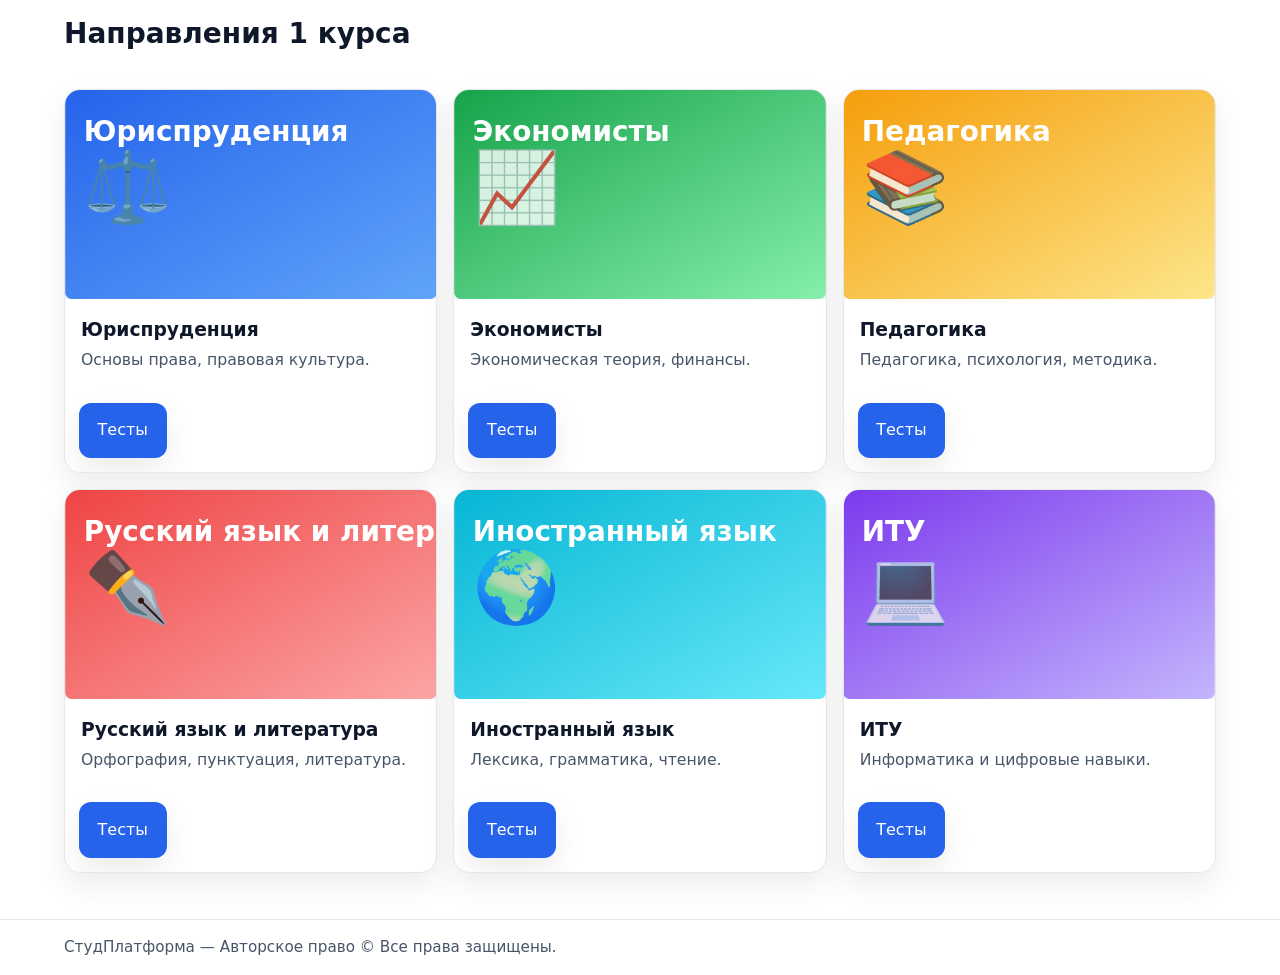
<file: index.html>
<!doctype html>
<html lang="ru">
<head>
  <meta charset="utf-8" />
  <meta name="viewport" content="width=device-width, initial-scale=1" />
  <title>СтудПлатформа</title>
  <link rel="stylesheet" href="assets/css/style.css" />
</head>
<body>
<!-- 
  <header>
    <div class="container nav">
      <div class="brand"><div class="logo"></div><span>СтудПлатформа</span></div>
      <input type="checkbox" id="nav-toggle" />
      <label class="burger" for="nav-toggle" aria-label="Меню" role="button" tabindex="0">
        <span></span><span></span><span></span>
      </label>
      <nav class="menu">
        <a href="index.html">Главная</a>
        <a href="register.html">Регистрация</a>
        <a href="groups/index.html">Тесты по группам</a>
        <a href="admin.html">Для администратора</a>
      </nav>
    </div>
  </header> -->
<!-- <section class="hero">
  <div class="container hero-wrap">
    <div>
      <span class="badge">Без JavaScript • Адаптив</span>
      <h1>Регистрация по группам и переход к тестам</h1>
      <p class="lead">Простая и надёжная версия: только HTML и CSS. Тесты вынесены во внешние Google Forms, результаты — в Google Sheets. Изображения добавлены для каждого направления.</p>
      <div style="margin-top:12px;display:flex;gap:8px;flex-wrap:wrap">
        <a class="btn" href="register.html">Зарегистрироваться</a>
        <a class="btn outline" href="groups/index.html">Перейти к тестам</a>
      </div>
    </div>
    <div class="panel">
      <h2>Как это работает</h2>
      <ol style="padding-left:1.2rem;color:#334155;margin-top:6px">
        <li>Студент заполняет форму регистрации (Google Form или обычную HTML-форму).</li>
        <li>Переходит на страницу своей группы/направления и открывает тесты.</li>
        <li>Администратор смотрит результаты в Google Sheets (Ответы форм).</li>
      </ol>
    </div>
  </div>
</section> -->

<main class="container">
  <h2>Направления 1 курса</h2>
  <div class="grid tracks">
    <article class="card">
      <div class="cover"><img src="assets/img/tracks/law.svg" alt="Юриспруденция" loading="lazy"></div>
      <div class="body"><h3>Юриспруденция</h3><p>Основы права, правовая культура.</p></div>
      <div class="actions"><a class="btn" href="groups/law.html">Тесты</a></div>
    </article>
    <article class="card">
      <div class="cover"><img src="assets/img/tracks/econ.svg" alt="Экономисты" loading="lazy"></div>
      <div class="body"><h3>Экономисты</h3><p>Экономическая теория, финансы.</p></div>
      <div class="actions"><a class="btn" href="groups/econ.html">Тесты</a></div>
    </article>
    <article class="card">
      <div class="cover"><img src="assets/img/tracks/ped.svg" alt="Педагогика" loading="lazy"></div>
      <div class="body"><h3>Педагогика</h3><p>Педагогика, психология, методика.</p></div>
      <div class="actions"><a class="btn" href="groups/ped.html">Тесты</a></div>
    </article>
    <article class="card">
      <div class="cover"><img src="assets/img/tracks/rul.svg" alt="Русский язык и литература" loading="lazy"></div>
      <div class="body"><h3>Русский язык и литература</h3><p>Орфография, пунктуация, литература.</p></div>
      <div class="actions"><a class="btn" href="groups/rul.html">Тесты</a></div>
    </article>
    <article class="card">
      <div class="cover"><img src="assets/img/tracks/lang.svg" alt="Иностранный язык" loading="lazy"></div>
      <div class="body"><h3>Иностранный язык</h3><p>Лексика, грамматика, чтение.</p></div>
      <div class="actions"><a class="btn" href="groups/lang.html">Тесты</a></div>
    </article>
    <article class="card">
      <div class="cover"><img src="assets/img/tracks/itu.svg" alt="ИТУ" loading="lazy"></div>
      <div class="body"><h3>ИТУ</h3><p>Информатика и цифровые навыки.</p></div>
      <div class="actions"><a class="btn" href="groups/itu.html">Тесты</a></div>
    </article>
  </div>
</main>

<footer><div class="container">СтудПлатформа — Авторское право © Все права защищены.</div></footer>
</body>
</html>
</file>
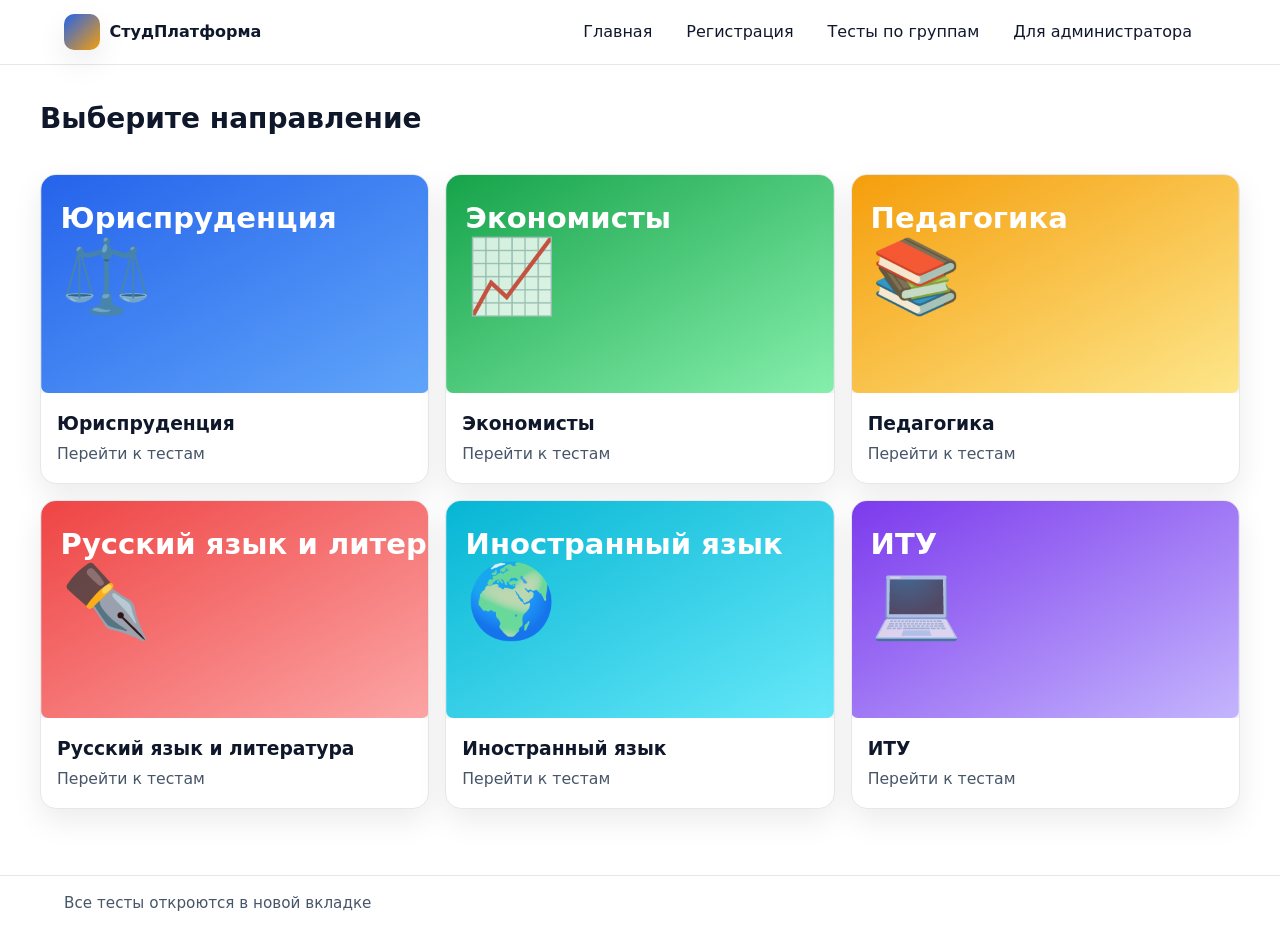
<file: groups/index.html>
<!doctype html>
<html lang="ru">
<head>
  <meta charset="utf-8" />
  <meta name="viewport" content="width=device-width, initial-scale=1" />
  <title>Тесты по группам — без JS</title>
  <link rel="stylesheet" href="../assets/css/style.css" />
</head>
<body>

  <header>
    <div class="container nav">
      <div class="brand"><div class="logo"></div><span>СтудПлатформа</span></div>
      <input type="checkbox" id="nav-toggle" />
      <label class="burger" for="nav-toggle" aria-label="Меню" role="button" tabindex="0">
        <span></span><span></span><span></span>
      </label>
      <nav class="menu">
        <a href="../index.html">Главная</a>
        <a href="../register.html">Регистрация</a>
        <a href="../groups/index.html">Тесты по группам</a>
        <a href="../admin.html">Для администратора</a>
      </nav>
    </div>
  </header>
<main class="container" style="padding:20px 0">
  <h2>Выберите направление</h2>
  <div class="grid tracks">
    <a class="card" href="law.html">
      <div class="cover"><img src="../assets/img/tracks/law.svg" alt="Юриспруденция" loading="lazy"></div>
      <div class="body"><h3>Юриспруденция</h3><p>Перейти к тестам</p></div>
    </a>
    <a class="card" href="econ.html">
      <div class="cover"><img src="../assets/img/tracks/econ.svg" alt="Экономисты" loading="lazy"></div>
      <div class="body"><h3>Экономисты</h3><p>Перейти к тестам</p></div>
    </a>
    <a class="card" href="ped.html">
      <div class="cover"><img src="../assets/img/tracks/ped.svg" alt="Педагогика" loading="lazy"></div>
      <div class="body"><h3>Педагогика</h3><p>Перейти к тестам</p></div>
    </a>
    <a class="card" href="rul.html">
      <div class="cover"><img src="../assets/img/tracks/rul.svg" alt="Русский язык и литература" loading="lazy"></div>
      <div class="body"><h3>Русский язык и литература</h3><p>Перейти к тестам</p></div>
    </a>
    <a class="card" href="lang.html">
      <div class="cover"><img src="../assets/img/tracks/lang.svg" alt="Иностранный язык" loading="lazy"></div>
      <div class="body"><h3>Иностранный язык</h3><p>Перейти к тестам</p></div>
    </a>
    <a class="card" href="itu.html">
      <div class="cover"><img src="../assets/img/tracks/itu.svg" alt="ИТУ" loading="lazy"></div>
      <div class="body"><h3>ИТУ</h3><p>Перейти к тестам</p></div>
    </a>
  </div>
</main>
<footer><div class="container">Все тесты откроются в новой вкладке</div></footer>
</body>
</html>
</file>
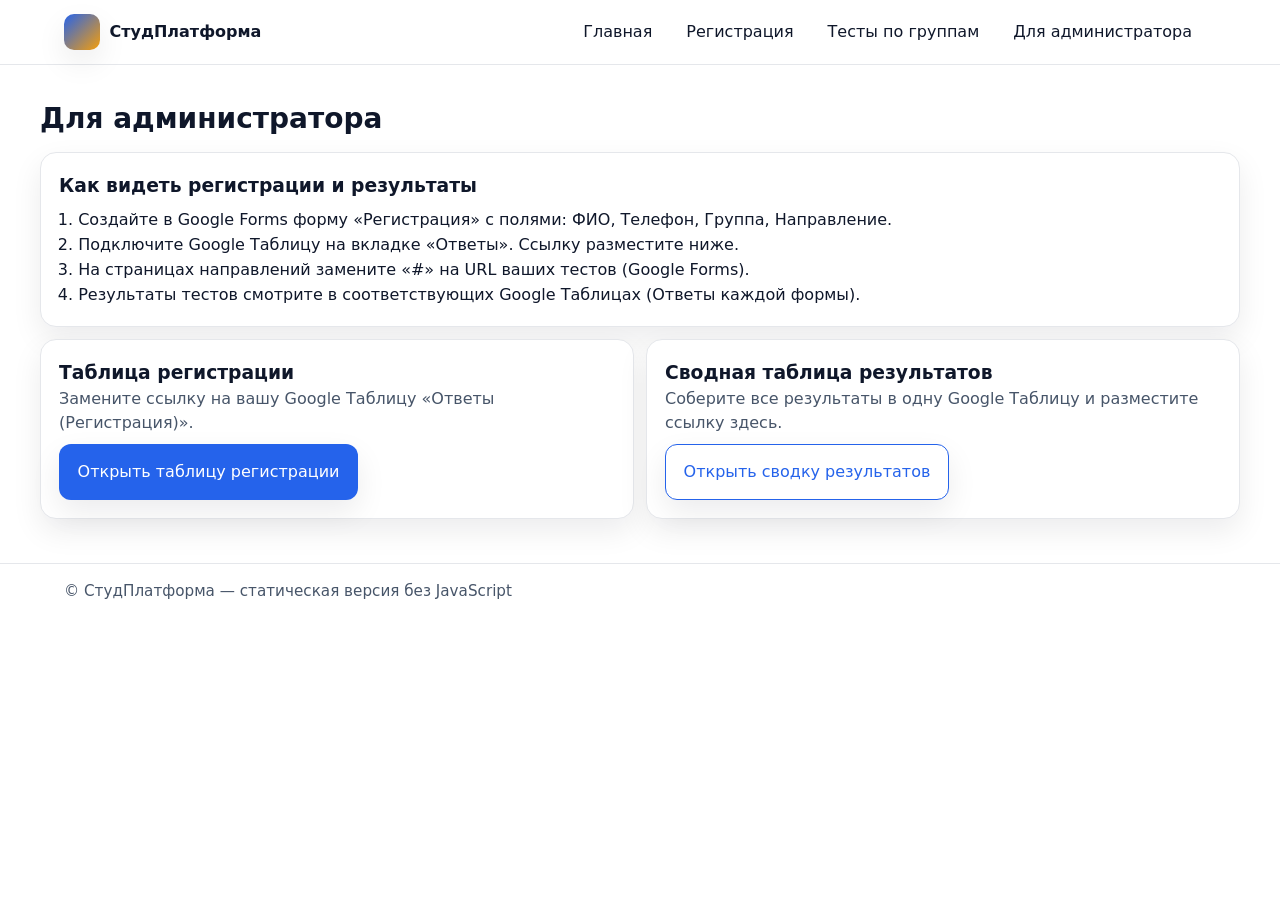
<file: admin.html>
<!doctype html>
<html lang="ru">
<head>
  <meta charset="utf-8" />
  <meta name="viewport" content="width=device-width, initial-scale=1" />
  <title>Администрирование — без JS</title>
  <link rel="stylesheet" href="assets/css/style.css" />
</head>
<body>
  <header>
    <div class="container nav">
      <div class="brand"><div class="logo"></div><span>СтудПлатформа</span></div>
      <input type="checkbox" id="nav-toggle" />
      <label class="burger" for="nav-toggle" aria-label="Меню"><span></span><span></span><span></span></label>
      <nav class="menu">
        <a href="index.html">Главная</a>
        <a href="register.html">Регистрация</a>
        <a href="groups/index.html">Тесты по группам</a>
        <a href="admin.html">Для администратора</a>
      </nav>
    </div>
  </header>
  <main class="container" style="padding:20px 0">
    <h2>Для администратора</h2>
    <div class="box" style="margin-bottom:12px">
      <h3>Как видеть регистрации и результаты</h3>
      <ol style="padding-left:1.2rem;margin-top:.5rem">
        <li>Создайте в Google Forms форму «Регистрация» с полями: ФИО, Телефон, Группа, Направление.</li>
        <li>Подключите Google Таблицу на вкладке «Ответы». Ссылку разместите ниже.</li>
        <li>На страницах направлений замените «#» на URL ваших тестов (Google Forms).</li>
        <li>Результаты тестов смотрите в соответствующих Google Таблицах (Ответы каждой формы).</li>
      </ol>
    </div>
    <div class="grid" style="grid-template-columns:1fr 1fr;gap:12px">
      <div class="box">
        <h3>Таблица регистрации</h3>
        <p class="muted">Замените ссылку на вашу Google Таблицу «Ответы (Регистрация)».</p>
        <p style="margin-top:8px"><a class="btn" href="#" target="_blank" rel="noopener">Открыть таблицу регистрации</a></p>
      </div>
      <div class="box">
        <h3>Сводная таблица результатов</h3>
        <p class="muted">Соберите все результаты в одну Google Таблицу и разместите ссылку здесь.</p>
        <p style="margin-top:8px"><a class="btn outline" href="#" target="_blank" rel="noopener">Открыть сводку результатов</a></p>
      </div>
    </div>
  </main>
  <footer><div class="container">© СтудПлатформа — статическая версия без JavaScript</div></footer>
</body>
</html>
</file>
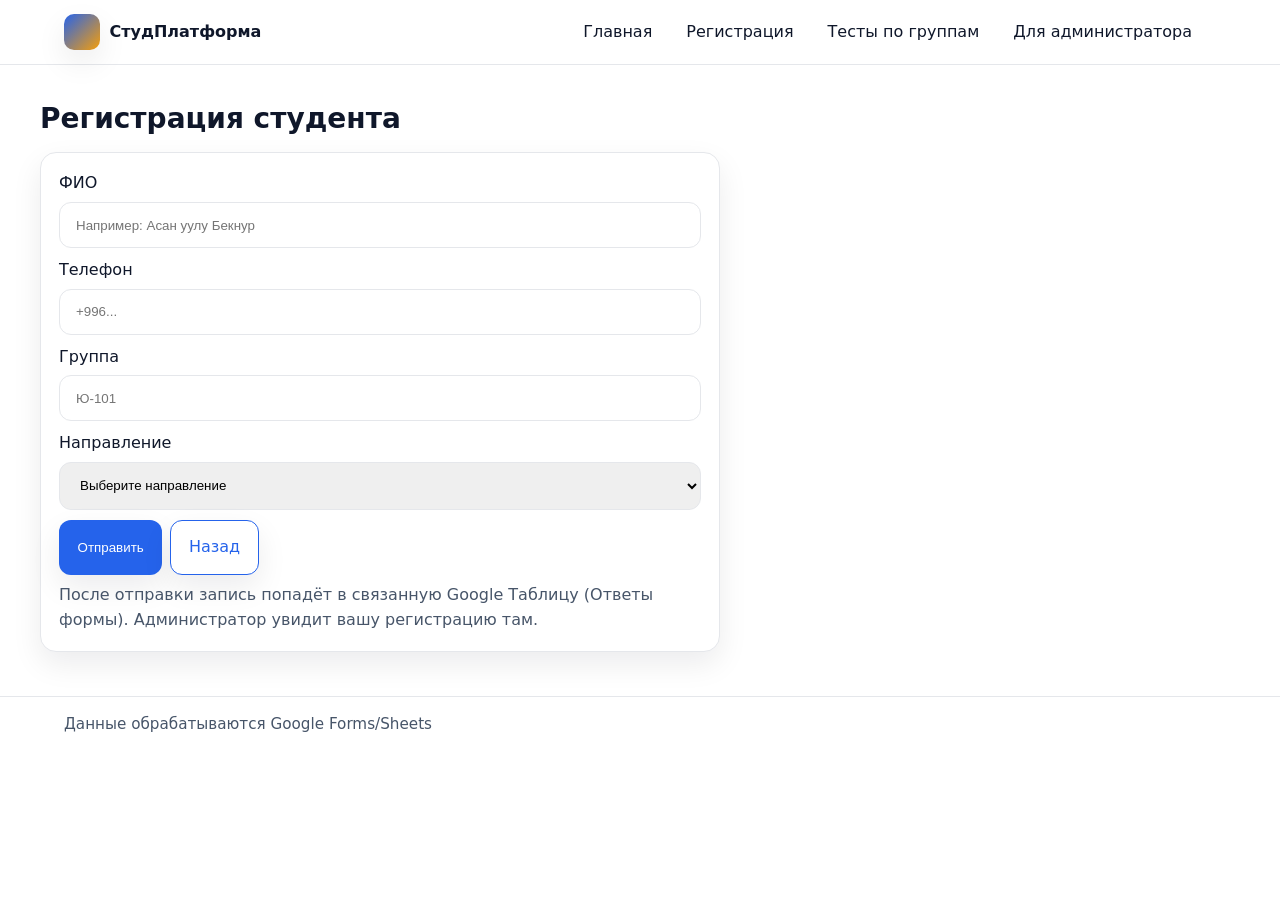
<file: register.html>
<!doctype html>
<html lang="ru">
<head>
  <meta charset="utf-8" />
  <meta name="viewport" content="width=device-width, initial-scale=1" />
  <title>Регистрация — без JavaScript</title>
  <link rel="stylesheet" href="assets/css/style.css" />
</head>
<body>

  <header>
    <div class="container nav">
      <div class="brand"><div class="logo"></div><span>СтудПлатформа</span></div>
      <input type="checkbox" id="nav-toggle" />
      <label class="burger" for="nav-toggle" aria-label="Меню" role="button" tabindex="0">
        <span></span><span></span><span></span>
      </label>
      <nav class="menu">
        <a href="index.html">Главная</a>
        <a href="register.html">Регистрация</a>
        <a href="groups/index.html">Тесты по группам</a>
        <a href="admin.html">Для администратора</a>
      </nav>
    </div>
  </header>
<main class="container" style="padding:20px 0">
  <h2>Регистрация студента</h2>
  <div class="box" style="max-width:680px">
    <!-- Замените action на адрес вашей Google Формы (формат: .../formResponse) и name="entry.XXXXXX" на реальные ID -->
    <form method="post" action="https://docs.google.com/forms/d/e/YOUR_REG_FORM_ID/formResponse" target="_blank">
      <div class="field"><label>ФИО</label>
        <input name="entry.111111" placeholder="Например: Асан уулу Бекнур" required>
      </div>
      <div class="field"><label>Телефон</label>
        <input name="entry.222222" placeholder="+996..." required>
      </div>
      <div class="field"><label>Группа</label>
        <input name="entry.333333" placeholder="Ю-101" required>
      </div>
      <div class="field"><label>Направление</label>
        <select name="entry.444444" required>
          <option value="" selected disabled>Выберите направление</option>
          <option>Юриспруденция</option><option>Экономисты</option><option>Педагогика</option>
          <option>Русский язык и литература</option><option>Иностранный язык</option><option>ИТУ</option>
        </select>
      </div>
      <div style="display:flex;gap:8px;flex-wrap:wrap">
        <button class="btn" type="submit">Отправить</button>
        <a class="btn outline" href="index.html">Назад</a>
      </div>
      <p class="muted" style="margin-top:8px">
        После отправки запись попадёт в связанную Google Таблицу (Ответы формы). Администратор увидит вашу регистрацию там.
      </p>
    </form>
  </div>
</main>
<footer><div class="container">Данные обрабатываются Google Forms/Sheets</div></footer>
</body>
</html>
</file>
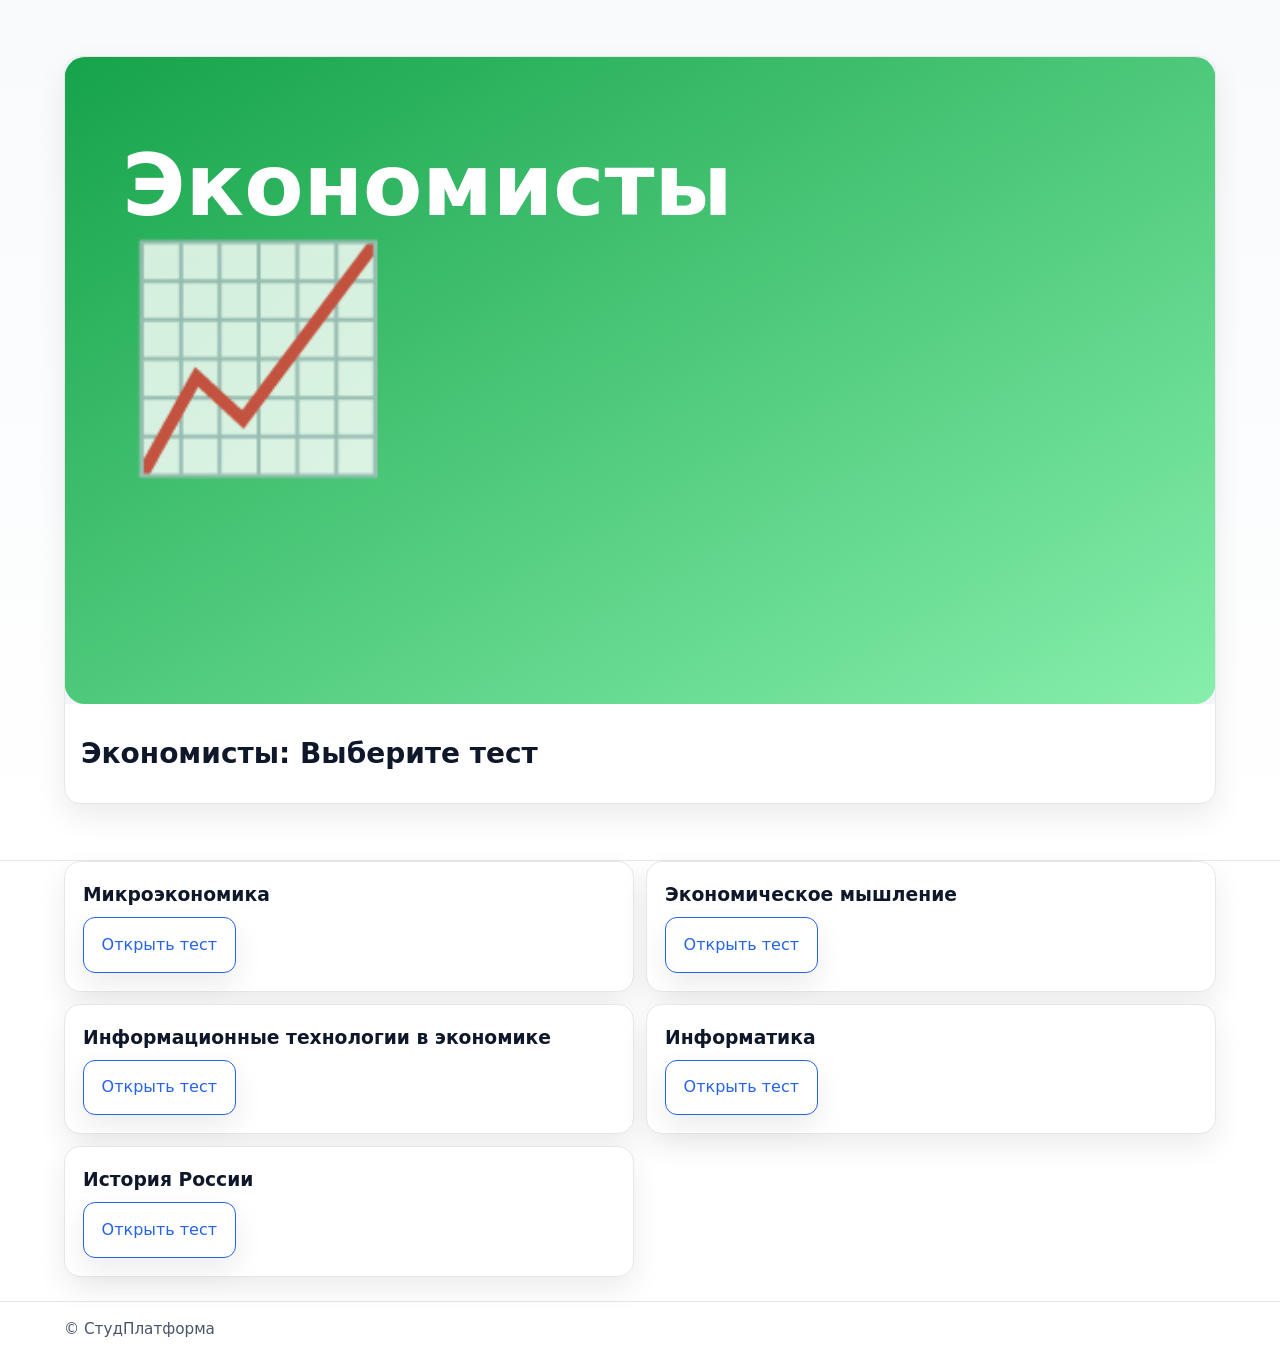
<file: groups/econ.html>
<!doctype html>
<html lang="ru">
<head>
  <meta charset="utf-8" />
  <meta name="viewport" content="width=device-width, initial-scale=1" />
  <title>Экономисты — тесты</title>
  <link rel="stylesheet" href="../assets/css/style.css" />
</head>
<body>
<!-- 
  <header>
    <div class="container nav">
      <div class="brand"><div class="logo"></div><span>СтудПлатформа</span></div>
      <input type="checkbox" id="nav-toggle" />
      <label class="burger" for="nav-toggle" aria-label="Меню" role="button" tabindex="0">
        <span></span><span></span><span></span>
      </label>
      <nav class="menu">
        <a href="../index.html">Главная</a>
        <a href="../register.html">Регистрация</a>
        <a href="../groups/index.html">Тесты по группам</a>
        <a href="../admin.html">Для администратора</a>
      </nav>
    </div>
  </header>-->
<section class="hero">
  <div class="container">
    <div class="card" style="display:block">
      <div class="cover"><img src="../assets/img/tracks/econ.svg" alt="Экономисты" loading="lazy"></div>
       <div class="body"><h2>Экономисты: Выберите тест</h2><!--<p class="muted">Вставьте свои Google Forms ссылки вместо «#».</p> --></div>
    </div>
  </div>
</section> 
<main class="container">
  <div class="grid" style="grid-template-columns:1fr 1fr;gap:12px">
    <div class="box">
      <h3 style="margin-bottom:8px">Микроэкономика</h3>
      <a class="btn outline" href="https://forms.gle/WP7BbRo6cDavdeyC7" target="_blank" rel="noopener">Открыть тест</a>
    </div>
   <div class="box">
      <h3 style="margin-bottom:8px">Экономическое мышление</h3>
      <a class="btn outline" href="https://forms.gle/TxxDwVYwA6aDwHHK6" target="_blank" rel="noopener">Открыть тест</a>
    </div> 
    <div class="box">
      <h3 style="margin-bottom:8px">Информационные технологии в экономике</h3>
      <a class="btn outline" href="https://forms.gle/ttex43GbceNUugku5" target="_blank" rel="noopener">Открыть тест</a>
    </div> 
    <div class="box">
      <h3 style="margin-bottom:8px">Информатика</h3>
      <a class="btn outline" href="https://forms.gle/1UEVo9ken3haAUWNA" target="_blank" rel="noopener">Открыть тест</a>
    </div> 
    <div class="box">
      <h3 style="margin-bottom:8px">История России</h3>
      <a class="btn outline" href="https://forms.gle/U4dgR9y1eWA2hwsi9" target="_blank" rel="noopener">Открыть тест</a>
    </div> 
  </div>
</main>
<footer><div class="container">© СтудПлатформа</div></footer>
</body>
</html>
</file>
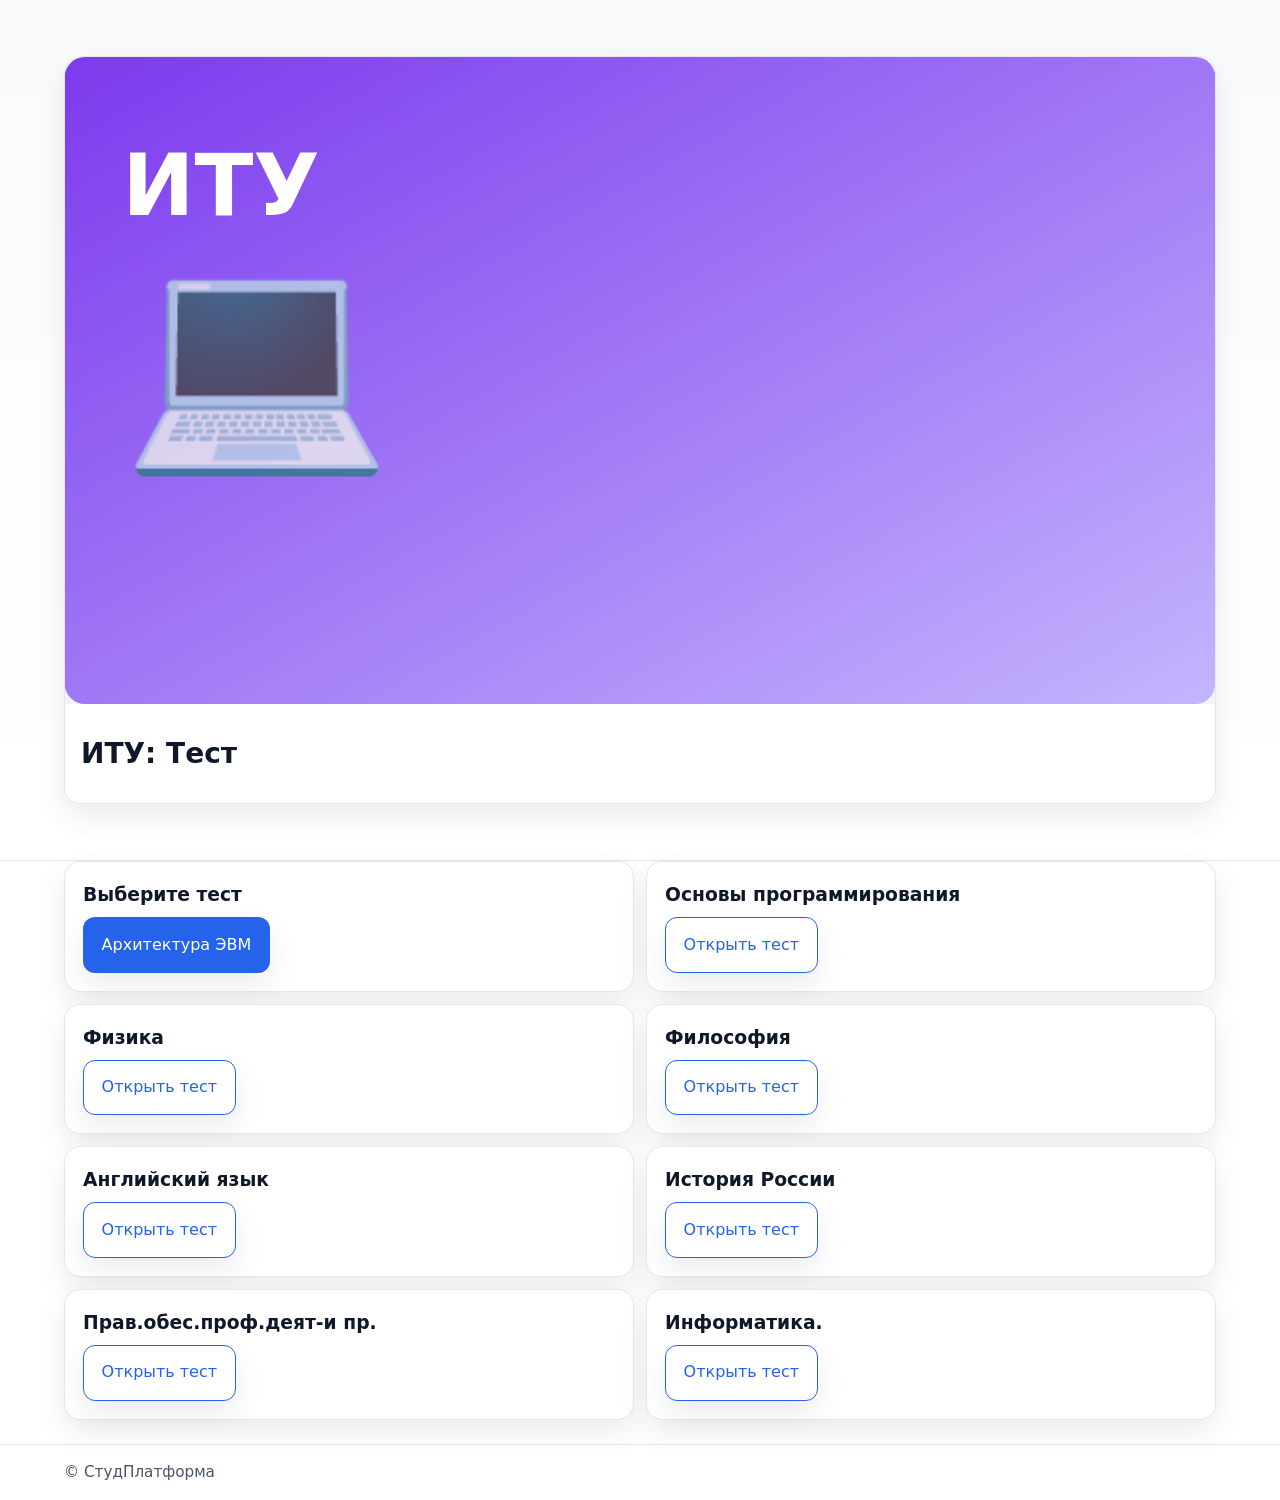
<file: groups/itu.html>
<!doctype html>
<html lang="ru">
<head>
  <meta charset="utf-8" />
  <meta name="viewport" content="width=device-width, initial-scale=1" />
  <title>ИТУ — тесты (без JS)</title>
  <link rel="stylesheet" href="../assets/css/style.css" />
</head>
<body>

  <!-- <header>
    <div class="container nav">
      <div class="brand"><div class="logo"></div><span>СтудПлатформа</span></div>
      <input type="checkbox" id="nav-toggle" />
      <label class="burger" for="nav-toggle" aria-label="Меню" role="button" tabindex="0">
        <span></span><span></span><span></span>
      </label>
      <nav class="menu">
        <a href="../index.html">Главная</a>
        <a href="../register.html">Регистрация</a>
        <a href="../groups/index.html">Тесты по группам</a>
        <a href="../admin.html">Для администратора</a>
      </nav>
    </div>
  </header> -->
<section class="hero">
  <div class="container">
    <div class="card" style="display:block">
      <div class="cover"><img src="../assets/img/tracks/itu.svg" alt="ИТУ" loading="lazy"></div>
      <div class="body"><h2>ИТУ: Тест</h2><!-- <p class="muted">Вставьте свои Google Forms ссылки вместо «#».</p> --></div> 
    </div>
  </div>
</section>
<main class="container">
  <div class="grid" style="grid-template-columns:1fr 1fr;gap:12px">
    <div class="box">
      <h3 style="margin-bottom:8px">Выберите тест</h3>
      <a class="btn" href="https://forms.gle/e1M7k1mpLBy5Nztf9" target="_blank" rel="noopener">Архитектура ЭВМ</a>
    </div>
    <div class="box">
      <h3 style="margin-bottom:8px">Основы программирования</h3>
      <a class="btn outline" href="https://forms.gle/hLqPqQJwFMTKEnWV6" target="_blank" rel="noopener">Открыть тест</a>
    </div> 
    <div class="box">
      <h3 style="margin-bottom:8px">Физика</h3>
      <a class="btn outline" href="https://forms.gle/ZTgTsVGEnX1vCT5CA" target="_blank" rel="noopener">Открыть тест</a>
    </div> 
    <div class="box">
      <h3 style="margin-bottom:8px">Философия</h3>
      <a class="btn outline" href="https://forms.gle/PxLJWtCjyS59gadA6" target="_blank" rel="noopener">Открыть тест</a>
    </div>
    <div class="box">
      <h3 style="margin-bottom:8px">⁠Английский язык</h3>
      <a class="btn outline" href="https://forms.gle/jC7iL6rfq6AZ9Y4aA" target="_blank" rel="noopener">Открыть тест</a>
    </div>
    <div class="box">
      <h3 style="margin-bottom:8px">История России</h3>
      <a class="btn outline" href="https://forms.gle/uA2EoVaWG8xGnJ4y5" target="_blank" rel="noopener">Открыть тест</a>
    </div>
    <div class="box">
      <h3 style="margin-bottom:8px">Прав.обес.проф.деят-и пр.</h3>
      <a class="btn outline" href="https://forms.gle/fSoQdTKAhKShHGDS7" target="_blank" rel="noopener">Открыть тест</a>
    </div>
    <div class="box">
      <h3 style="margin-bottom:8px">Информатика.</h3>
      <a class="btn outline" href="https://forms.gle/2W7CFs471mQQYVii9" target="_blank" rel="noopener">Открыть тест</a>
    </div>
  </div>
</main>
<footer><div class="container">© СтудПлатформа</div></footer>
</body>
</html>
</file>
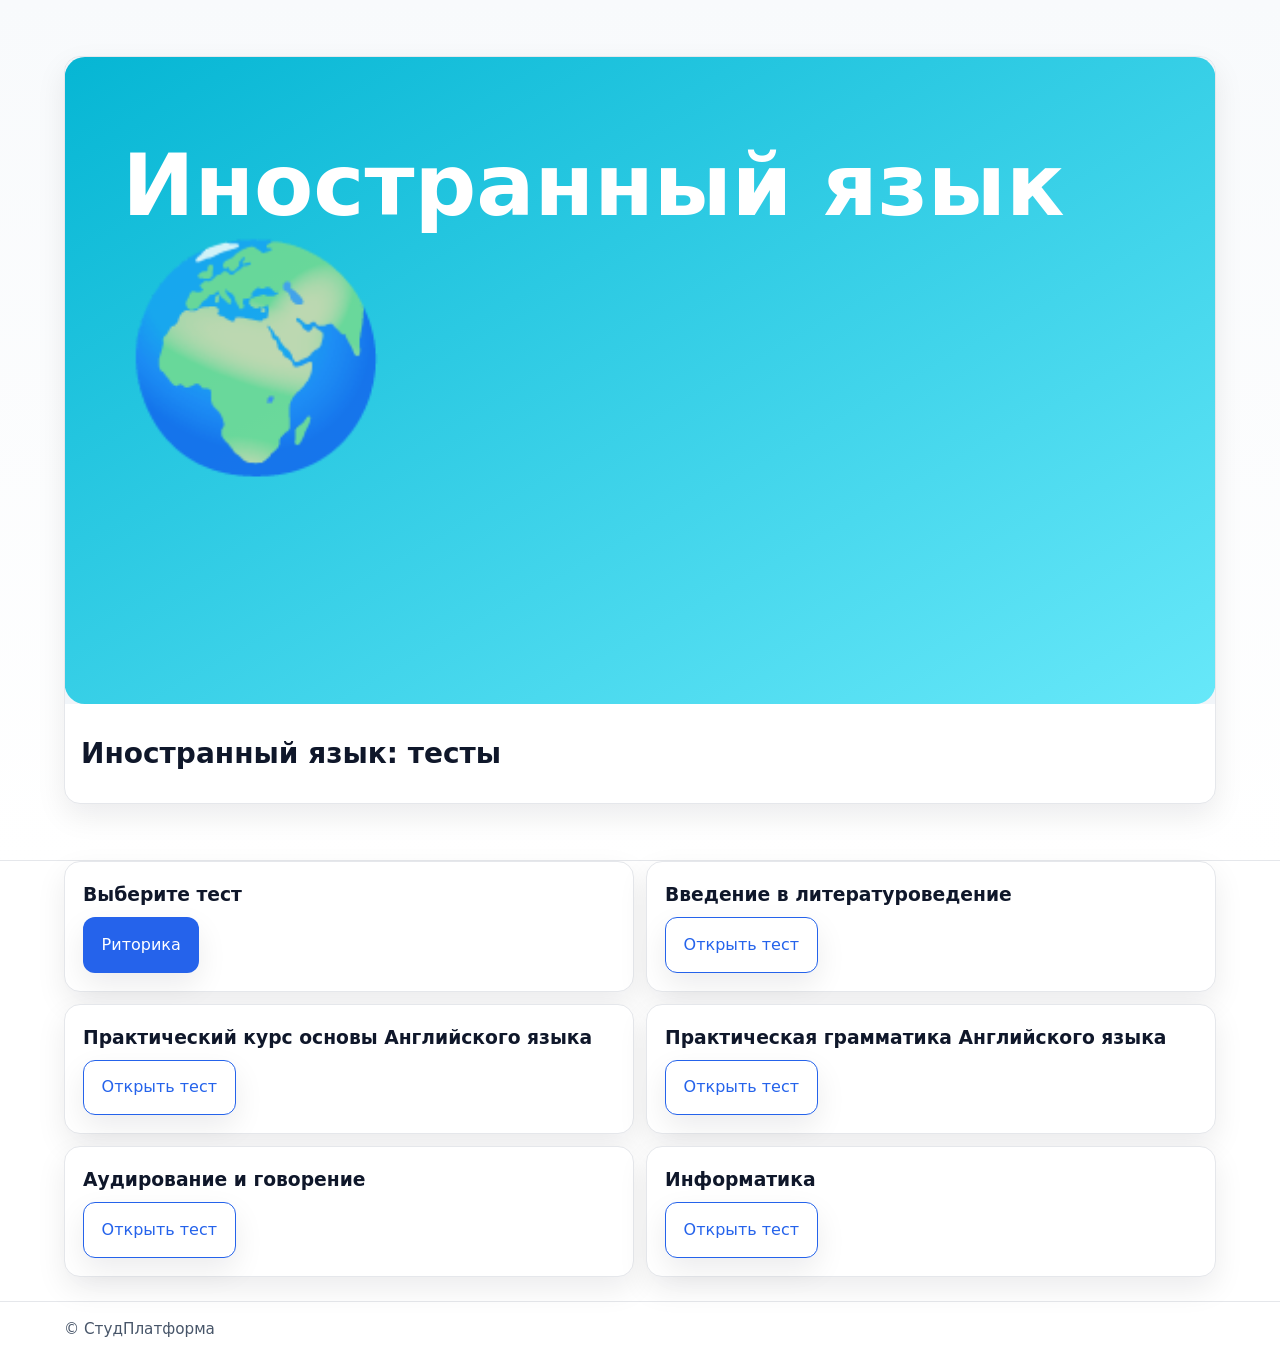
<file: groups/lang.html>
<!doctype html>
<html lang="ru">
<head>
  <meta charset="utf-8" />
  <meta name="viewport" content="width=device-width, initial-scale=1" />
  <title>Иностранный язык — тесты (без JS)</title>
  <link rel="stylesheet" href="../assets/css/style.css" />
</head>
<body>
<!-- 
  <header>
    <div class="container nav">
      <div class="brand"><div class="logo"></div><span>СтудПлатформа</span></div>
      <input type="checkbox" id="nav-toggle" />
      <label class="burger" for="nav-toggle" aria-label="Меню" role="button" tabindex="0">
        <span></span><span></span><span></span>
      </label>
      <nav class="menu">
        <a href="../index.html">Главная</a>
        <a href="../register.html">Регистрация</a>
        <a href="../groups/index.html">Тесты по группам</a>
        <a href="../admin.html">Для администратора</a>
      </nav>
    </div>
  </header> -->
<section class="hero">
  <div class="container">
    <div class="card" style="display:block">
      <div class="cover"><img src="../assets/img/tracks/lang.svg" alt="Иностранный язык" loading="lazy"></div>
     <div class="body"><h2>Иностранный язык: тесты</h2> <!-- <p class="muted">Вставьте свои Google Forms ссылки вместо «#».</p> --></div>
    </div>
  </div>
</section>
<main class="container">
  <div class="grid" style="grid-template-columns:1fr 1fr;gap:12px">
    <div class="box">
      <h3 style="margin-bottom:8px">Выберите тест</h3>
      <a class="btn" href="https://forms.gle/UaHX6CK65oQSqK7x7" target="_blank" rel="noopener">Риторика</a>
    </div> 
    <div class="box">
      <h3 style="margin-bottom:8px">Введение в литературоведение </h3>
      <a class="btn outline" href="https://forms.gle/ypu5diDHmFCcCBbx8" target="_blank" rel="noopener">Открыть тест</a>
    </div>
    <div class="box">
      <h3 style="margin-bottom:8px">Практический курс основы Английского языка</h3>
      <a class="btn outline" href="https://forms.gle/u4KNsttSAXbRYpjG8" target="_blank" rel="noopener">Открыть тест</a>
    </div>
    <div class="box">
      <h3 style="margin-bottom:8px">Практическая грамматика Английского языка</h3>
      <a class="btn outline" href="https://forms.gle/oBnz4YMCEh4u33Kr5" target="_blank" rel="noopener">Открыть тест</a>
    </div>
    <div class="box">
      <h3 style="margin-bottom:8px">Аудирование и говорение</h3>
      <a class="btn outline" href="https://forms.gle/h63exTRqNGdpAiZv7" target="_blank" rel="noopener">Открыть тест</a>
    </div>
    <div class="box">
      <h3 style="margin-bottom:8px">Информатика</h3>
      <a class="btn outline" href="https://forms.gle/XgqKAQAf3mky4GP67" target="_blank" rel="noopener">Открыть тест</a>
    </div>
  </div>
</main>
<footer><div class="container">© СтудПлатформа</div></footer>
</body>
</html>
</file>
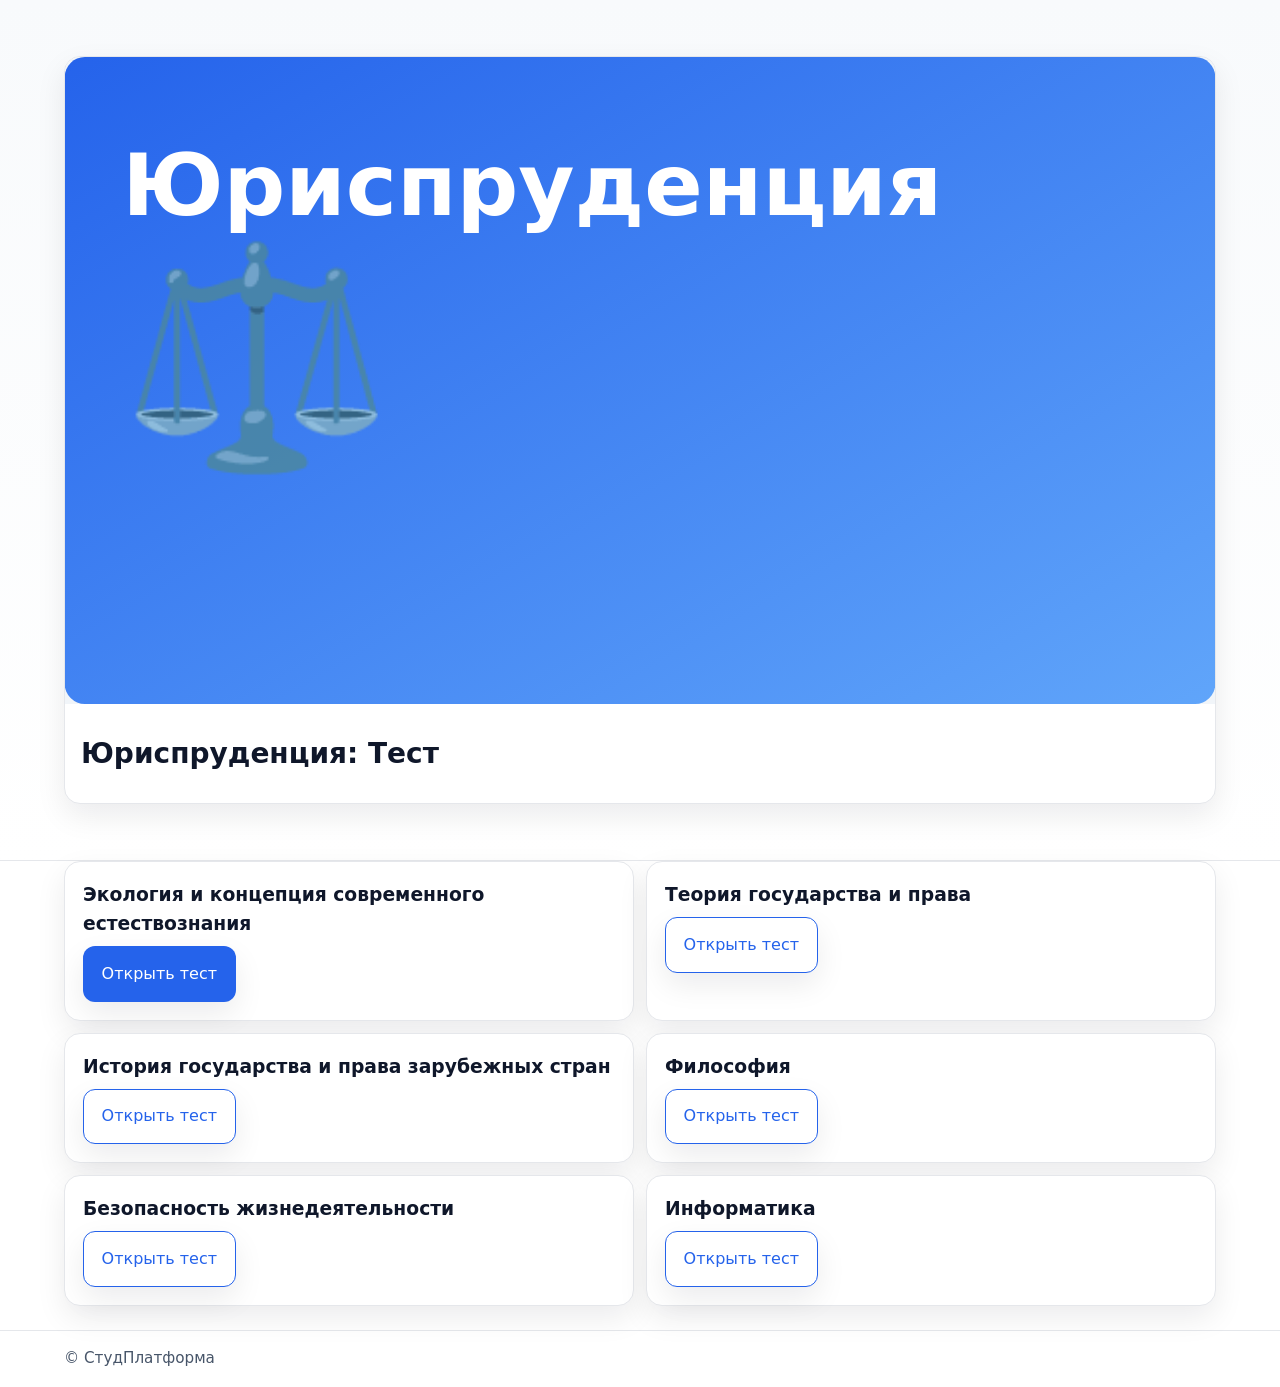
<file: groups/law.html>
<!doctype html>
<html lang="ru">
<head>
  <meta charset="utf-8" />
  <meta name="viewport" content="width=device-width, initial-scale=1" />
  <title>Юриспруденция — тесты (без JS)</title>
  <link rel="stylesheet" href="../assets/css/style.css" />
</head>
<body>
<!-- 
  <header>
    <div class="container nav">
      <div class="brand"><div class="logo"></div><span>СтудПлатформа</span></div>
      <input type="checkbox" id="nav-toggle" />
      <label class="burger" for="nav-toggle" aria-label="Меню" role="button" tabindex="0">
        <span></span><span></span><span></span>
      </label>
      <nav class="menu">
        <a href="../index.html">Главная</a>
        <a href="../register.html">Регистрация</a>
        <a href="../groups/index.html">Тесты по группам</a>
        <a href="../admin.html">Для администратора</a>
      </nav>
    </div>
  </header> -->
<section class="hero">
  <div class="container">
    <div class="card" style="display:block">
      <div class="cover"><img src="../assets/img/tracks/law.svg" alt="Юриспруденция" loading="lazy"></div>
       <div class="body"><h2>Юриспруденция: Тест</h2><!--<p class="muted">Вставьте свои Google Forms ссылки вместо «#».</p>--></div> 
    </div>
  </div>
</section>
<main class="container">
  <div class="grid" style="grid-template-columns:1fr 1fr;gap:12px">
    <div class="box">
      <h3 style="margin-bottom:8px">Экология и концепция современного естествознания</h3>
      <a class="btn" href="https://forms.gle/V7yvXBzF8aryqNvk9" target="_blank" rel="noopener">Открыть тест</a>
    </div>
    <div class="box">
      <h3 style="margin-bottom:8px">Теория государства и права</h3>
      <a class="btn outline" href="https://forms.gle/NwoSMm3iB8WF3Xh68" target="_blank" rel="noopener">Открыть тест</a>
    </div> 
    <div class="box">
      <h3 style="margin-bottom:8px">История государства и права зарубежных стран</h3>
      <a class="btn outline" href="https://forms.gle/12isQZgyq76CUbwQ9" target="_blank" rel="noopener">Открыть тест</a>
    </div>
   <div class="box">
      <h3 style="margin-bottom:8px">Философия</h3>
      <a class="btn outline" href="https://forms.gle/aJtToeugh6sL8GoN7" target="_blank" rel="noopener">Открыть тест</a>
    </div>
    <div class="box">
      <h3 style="margin-bottom:8px">Безопасность жизнедеятельности</h3>
      <a class="btn outline" href="https://forms.gle/Nf5EZtRyxdwZmAcS7" target="_blank" rel="noopener">Открыть тест</a>
    </div>
    <div class="box">
      <h3 style="margin-bottom:8px">Информатика</h3>
      <a class="btn outline" href="https://forms.gle/5dHW2YBmJ9yptbrZ6" target="_blank" rel="noopener">Открыть тест</a>
    </div>
  </div>
</main>
<footer><div class="container">© СтудПлатформа</div></footer>
</body>
</html>
</file>
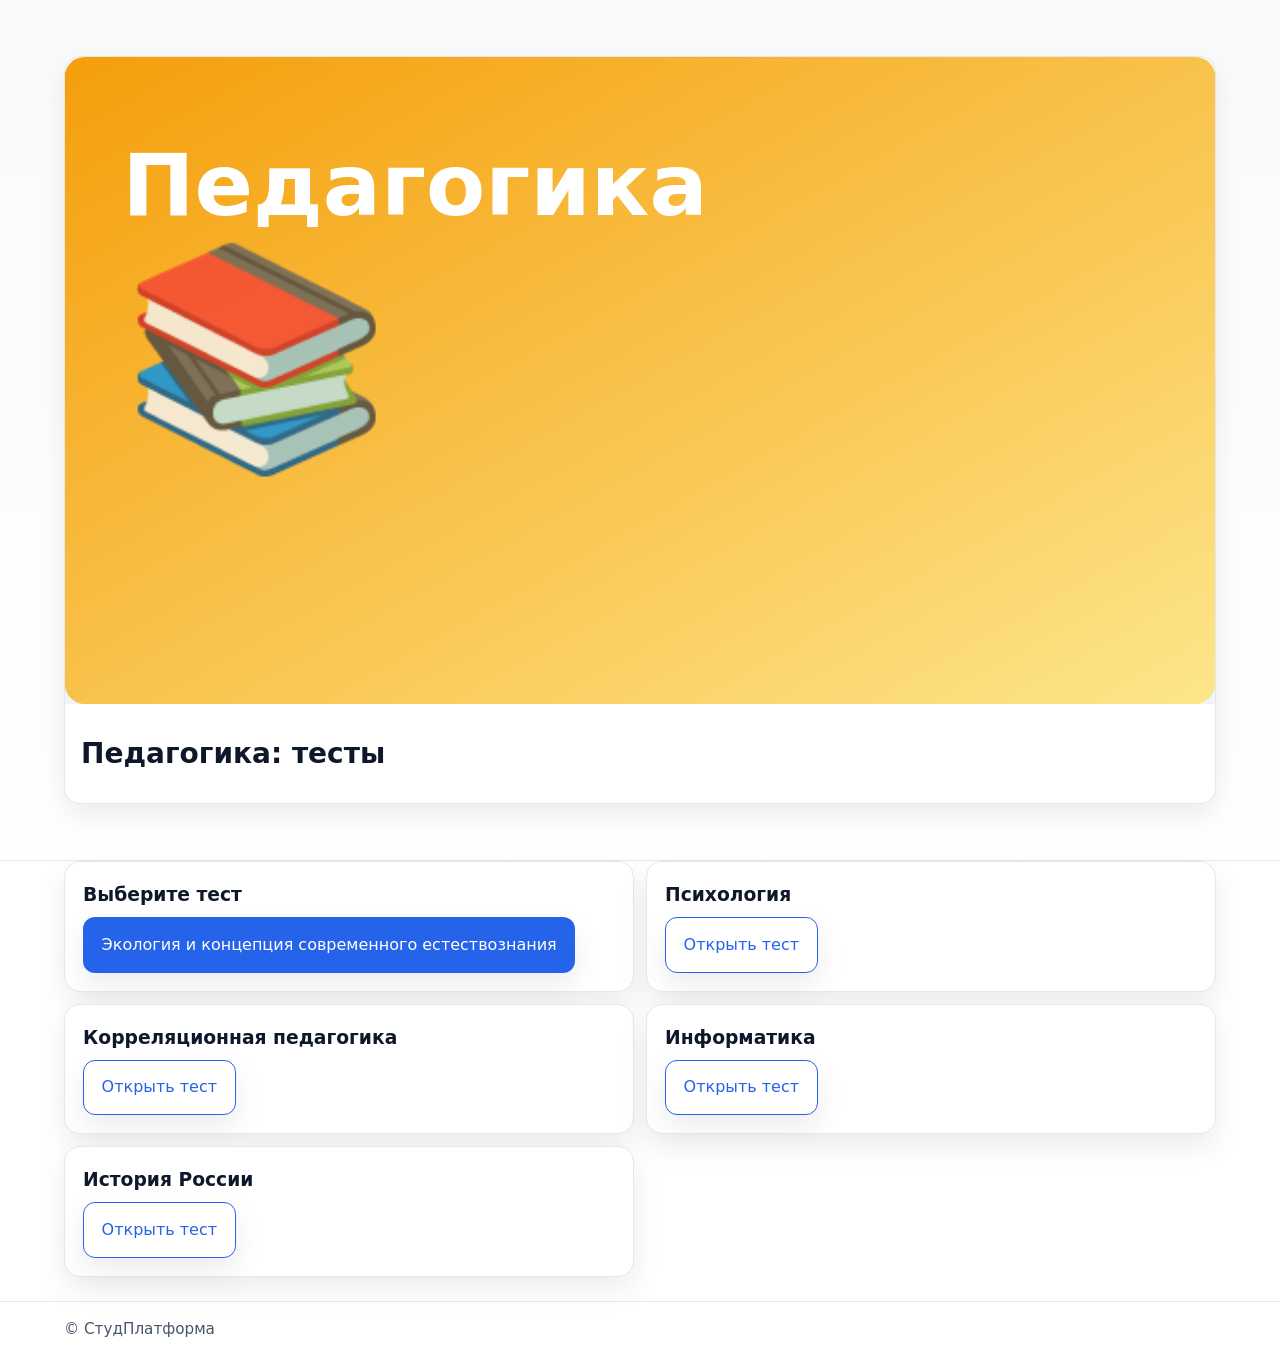
<file: groups/ped.html>
<!doctype html>
<html lang="ru">
<head>
  <meta charset="utf-8" />
  <meta name="viewport" content="width=device-width, initial-scale=1" />
  <title>Педагогика — тесты (без JS)</title>
  <link rel="stylesheet" href="../assets/css/style.css" />
</head>
<body>
<!-- 
  <header>
    <div class="container nav">
      <div class="brand"><div class="logo"></div><span>СтудПлатформа</span></div>
      <input type="checkbox" id="nav-toggle" />
      <label class="burger" for="nav-toggle" aria-label="Меню" role="button" tabindex="0">
        <span></span><span></span><span></span>
      </label>
      <nav class="menu">
        <a href="../index.html">Главная</a>
        <a href="../register.html">Регистрация</a>
        <a href="../groups/index.html">Тесты по группам</a>
        <a href="../admin.html">Для администратора</a>
      </nav>
    </div>
  </header> -->
<section class="hero">
  <div class="container">
    <div class="card" style="display:block">
      <div class="cover"><img src="../assets/img/tracks/ped.svg" alt="Педагогика" loading="lazy"></div>
       <div class="body"><h2>Педагогика: тесты</h2><!--<p class="muted">Вставьте свои Google Forms ссылки вместо «#».</p>--></div> 
    </div>
  </div>
</section>
<main class="container">
  <div class="grid" style="grid-template-columns:1fr 1fr;gap:12px">
   <div class="box">
      <h3 style="margin-bottom:8px">Выберите тест</h3>
      <a class="btn" href="https://forms.gle/DVYzbit1TixSWcbV8" target="_blank" rel="noopener">Экология и концепция современного естествознания</a>
    </div> 
    <div class="box">
      <h3 style="margin-bottom:8px">Психология</h3>
      <a class="btn outline" href="https://forms.gle/DoVQDmfaVrdM8Gfe8" target="_blank" rel="noopener">Открыть тест</a>
    </div>
    <div class="box">
      <h3 style="margin-bottom:8px">Корреляционная педагогика</h3>
      <a class="btn outline" href="https://forms.gle/EdBtpscrKnTYagcS8" target="_blank" rel="noopener">Открыть тест</a>
     </div>
    <div class="box">
      <h3 style="margin-bottom:8px">Информатика</h3>
      <a class="btn outline" href="https://forms.gle/ryjn16MELbed99WJ7" target="_blank" rel="noopener">Открыть тест</a>
    </div>
    <div class="box">
      <h3 style="margin-bottom:8px">История России</h3>
      <a class="btn outline" href="https://forms.gle/ua8SaeAtHtJ4JEF88" target="_blank" rel="noopener">Открыть тест</a>
    </div> 
  </div>
</main>
<footer><div class="container">© СтудПлатформа</div></footer>
</body>
</html>
</file>
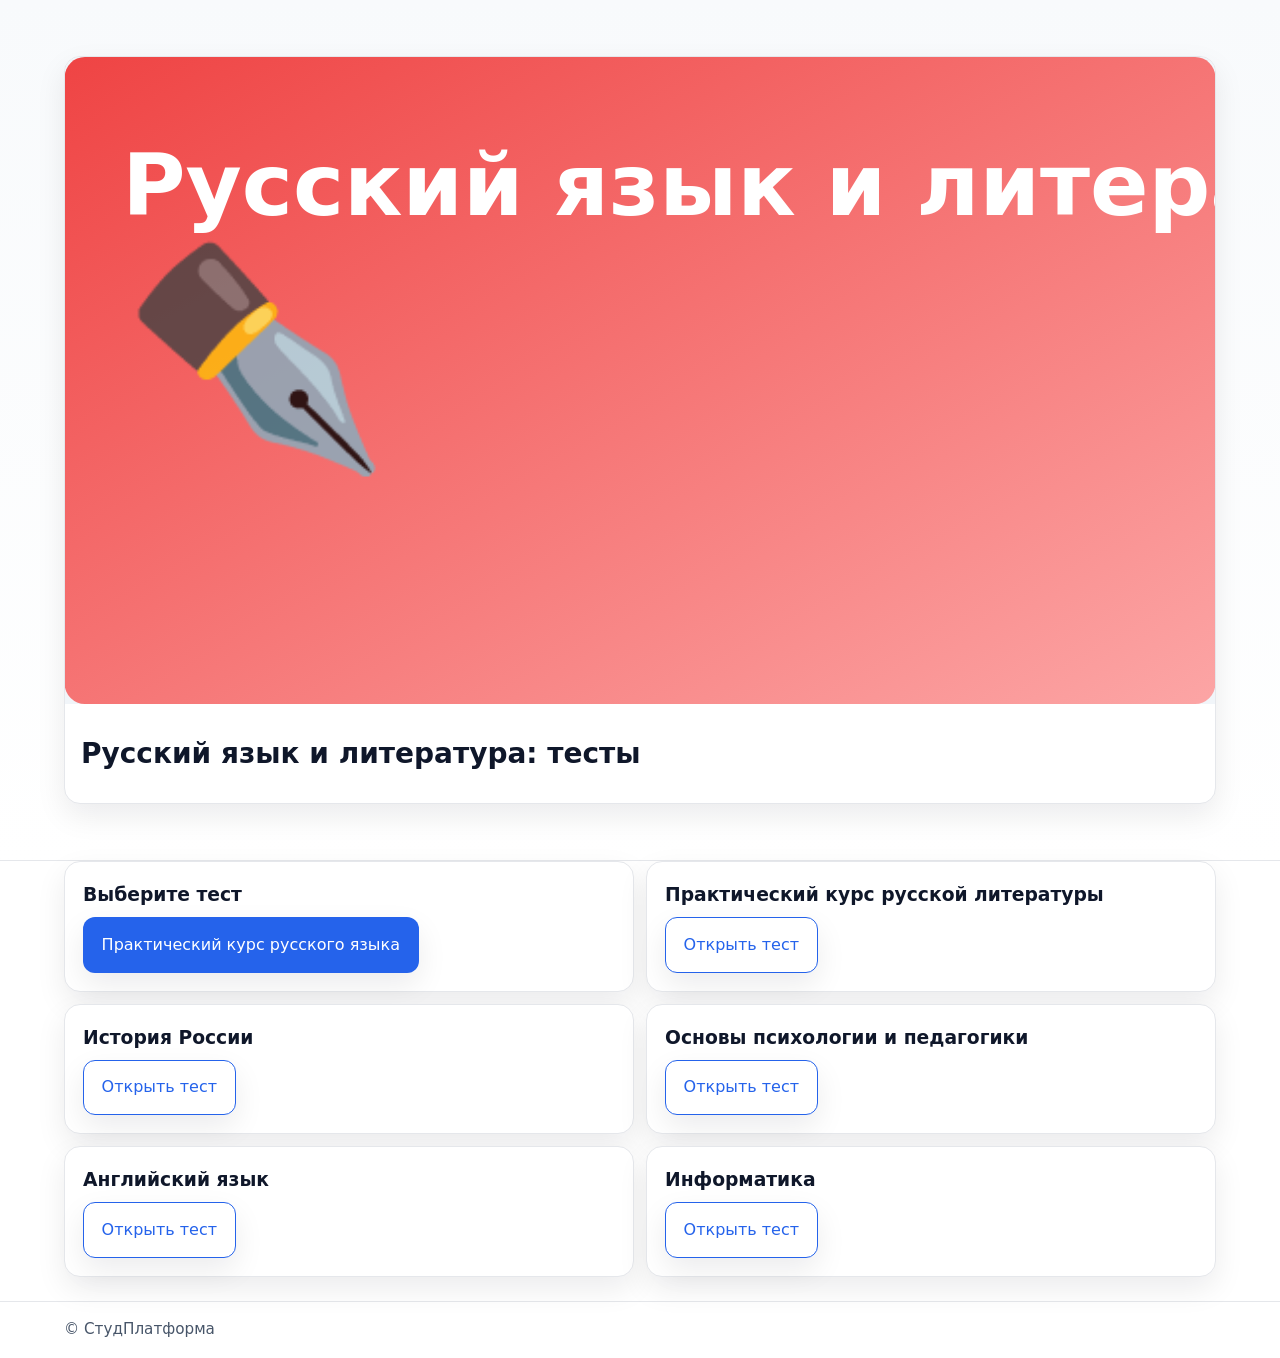
<file: groups/rul.html>
<!doctype html>
<html lang="ru">
<head>
  <meta charset="utf-8" />
  <meta name="viewport" content="width=device-width, initial-scale=1" />
  <title>Русский язык и литература — тесты (без JS)</title>
  <link rel="stylesheet" href="../assets/css/style.css" />
</head>
<body>
<!-- 
  <header>
    <div class="container nav">
      <div class="brand"><div class="logo"></div><span>СтудПлатформа</span></div>
      <input type="checkbox" id="nav-toggle" />
      <label class="burger" for="nav-toggle" aria-label="Меню" role="button" tabindex="0">
        <span></span><span></span><span></span>
      </label>
      <nav class="menu">
        <a href="../index.html">Главная</a>
        <a href="../register.html">Регистрация</a>
        <a href="../groups/index.html">Тесты по группам</a>
        <a href="../admin.html">Для администратора</a>
      </nav>
    </div>
  </header> -->
<section class="hero">
  <div class="container">
    <div class="card" style="display:block">
      <div class="cover"><img src="../assets/img/tracks/rul.svg" alt="Русский язык и литература" loading="lazy"></div>
       <div class="body"><h2>Русский язык и литература: тесты</h2><!--<p class="muted">Вставьте свои Google Forms ссылки вместо «#».</p>--></div> 
    </div>
  </div>
</section>
<main class="container">
  <div class="grid" style="grid-template-columns:1fr 1fr;gap:12px">
    <div class="box">
      <h3 style="margin-bottom:8px">Выберите тест</h3>
      <a class="btn" href="https://forms.gle/vDxjprqDFCJc2x8n8" target="_blank" rel="noopener">Практический курс русского языка</a>
    </div>
    <div class="box">
      <h3 style="margin-bottom:8px">Практический курс русской литературы</h3>
      <a class="btn outline" href="https://forms.gle/Q74BJCTxidAcUTPy6" target="_blank" rel="noopener">Открыть тест</a>
    </div>
    <div class="box">
      <h3 style="margin-bottom:8px">История России</h3>
      <a class="btn outline" href="https://forms.gle/jhmu24cW8T9XKxg57" target="_blank" rel="noopener">Открыть тест</a>
    </div> 
    <div class="box">
      <h3 style="margin-bottom:8px">⁠Основы психологии и педагогики</h3>
      <a class="btn outline" href="https://forms.gle/VWst4vfDrR7ZkV8r7" target="_blank" rel="noopener">Открыть тест</a>
    </div> 
    <div class="box">
      <h3 style="margin-bottom:8px">⁠Английский язык</h3>
      <a class="btn outline" href="https://forms.gle/5bvJ1nCYBm2Wijnb9" target="_blank" rel="noopener">Открыть тест</a>
    </div>
    <div class="box">
      <h3 style="margin-bottom:8px">Информатика</h3>
      <a class="btn outline" href="https://forms.gle/qVsZkH8vhqdBEgt4A" target="_blank" rel="noopener">Открыть тест</a>
    </div>
  </div>
</main>
<footer><div class="container">© СтудПлатформа</div></footer>
</body>
</html>
</file>
<file: assets/css/style.css>
:root{
  --brand:#2563eb;--brand-2:#1d4ed8;--accent:#f59e0b;
  --text:#0f172a;--muted:#475569;--line:#e5e7eb;--bg:#ffffff;
  --container:1200px;--radius:16px;--shadow:0 12px 30px rgba(2,8,23,.08)
}
*{box-sizing:border-box;margin:0;padding:0}
html{scroll-behavior:smooth}
body{font-family:Inter,system-ui,-apple-system,Segoe UI,Roboto,Arial;background:var(--bg);color:var(--text);line-height:1.55}
img{max-width:100%;display:block}
a{color:inherit;text-decoration:none}
.container{max-width:var(--container);margin:0 auto;padding:0 clamp(12px,3vw,24px)}
/* Buttons */
.btn{display:inline-block;padding:.9rem 1.1rem;border-radius:12px;background:var(--brand);color:#fff;border:1px solid transparent;box-shadow:var(--shadow)}
.btn:hover{background:var(--brand-2)}
.btn.outline{background:#fff;color:var(--brand);border-color:var(--brand)}
.badge{display:inline-block;padding:.25rem .6rem;border-radius:999px;background:#eef2ff;color:#3730a3;font-weight:700;font-size:.78rem}
.box{border:1px solid var(--line);border-radius:16px;background:#fff;padding:clamp(12px,2.6vw,18px);box-shadow:var(--shadow)}
.muted{color:var(--muted)}
/* Header */
header{position:sticky;top:0;z-index:10;background:#fff;border-bottom:1px solid var(--line)}
.nav{display:grid;grid-template-columns:auto 1fr auto;align-items:center;min-height:64px;gap:12px}
.brand{display:flex;align-items:center;gap:.6rem;font-weight:800}
.logo{width:36px;height:36px;border-radius:10px;background:linear-gradient(135deg,var(--brand),var(--accent));box-shadow:var(--shadow)}
/* CSS-only burger */
#nav-toggle{display:none}
.menu{display:flex;gap:10px;align-items:center;justify-content:flex-end}
.menu a{padding:.55rem .75rem;border-radius:10px}
.menu a:hover{background:#f8fafc}
.burger{display:none;cursor:pointer;padding:8px;border-radius:10px;border:1px solid transparent}
.burger:focus{outline:2px dashed var(--brand)}
.burger span{display:block;width:24px;height:2px;background:#0f172a;margin:5px 0;border-radius:2px}
/* Hero */
.hero{padding:clamp(28px,6vw,56px) 0;background:linear-gradient(180deg,#f8fafc,#fff);border-bottom:1px solid var(--line)}
h1{font-size:clamp(26px,3.4vw,46px);line-height:1.12}
h2{font-size:clamp(20px,2.2vw,28px);margin:12px 0}
.lead{color:var(--muted);max-width:820px;margin-top:8px}
.hero-wrap{display:grid;grid-template-columns:1.05fr .95fr;gap:clamp(12px,3vw,24px);align-items:center}
.hero .panel{border:1px solid var(--line);border-radius:16px;background:#fff;box-shadow:var(--shadow);padding:clamp(12px,2.6vw,18px)}
/* Cards grid */
.grid{display:grid;gap:clamp(12px,2vw,16px)}
.tracks{grid-template-columns:repeat(3,1fr);padding:clamp(14px,2.6vw,22px) 0}
.card{border:1px solid var(--line);border-radius:16px;overflow:hidden;background:#fff;box-shadow:var(--shadow);display:flex;flex-direction:column}
.card .cover{aspect-ratio:16/9;background:#f1f5f9;overflow:hidden}
.card .cover img{width:100%;height:100%;object-fit:cover}
.card .body{padding:clamp(10px,2.4vw,16px)}
.card .body p{color:var(--muted);font-size:clamp(.95rem,1.8vw,.98rem);margin-top:4px}
.card .actions{display:flex;gap:8px;flex-wrap:wrap;padding:clamp(10px,2.4vw,14px)}
/* Forms */
.field{display:flex;flex-direction:column;gap:6px;margin-bottom:10px}
.field input,.field select,.field textarea{padding:.9rem 1rem;border:1px solid var(--line);border-radius:12px;width:100%}
/* Tables */
.table{width:100%;border-collapse:collapse}
.table th,.table td{border-bottom:1px solid var(--line);padding:10px;text-align:left}
/* Footer */
footer{border-top:1px solid var(--line);padding:16px 0;color:var(--muted);font-size:.95rem;margin-top:24px}
/* Responsive */
@media (max-width:1024px){
  .hero-wrap{grid-template-columns:1fr}
  .tracks{grid-template-columns:1fr 1fr}
}
@media (max-width:760px){
  .tracks{grid-template-columns:1fr}
  .burger{display:block}
  .menu{display:none;flex-direction:column;border-top:1px solid var(--line);padding:8px 0}
  #nav-toggle:checked ~ .menu{display:flex}
}
</file>
